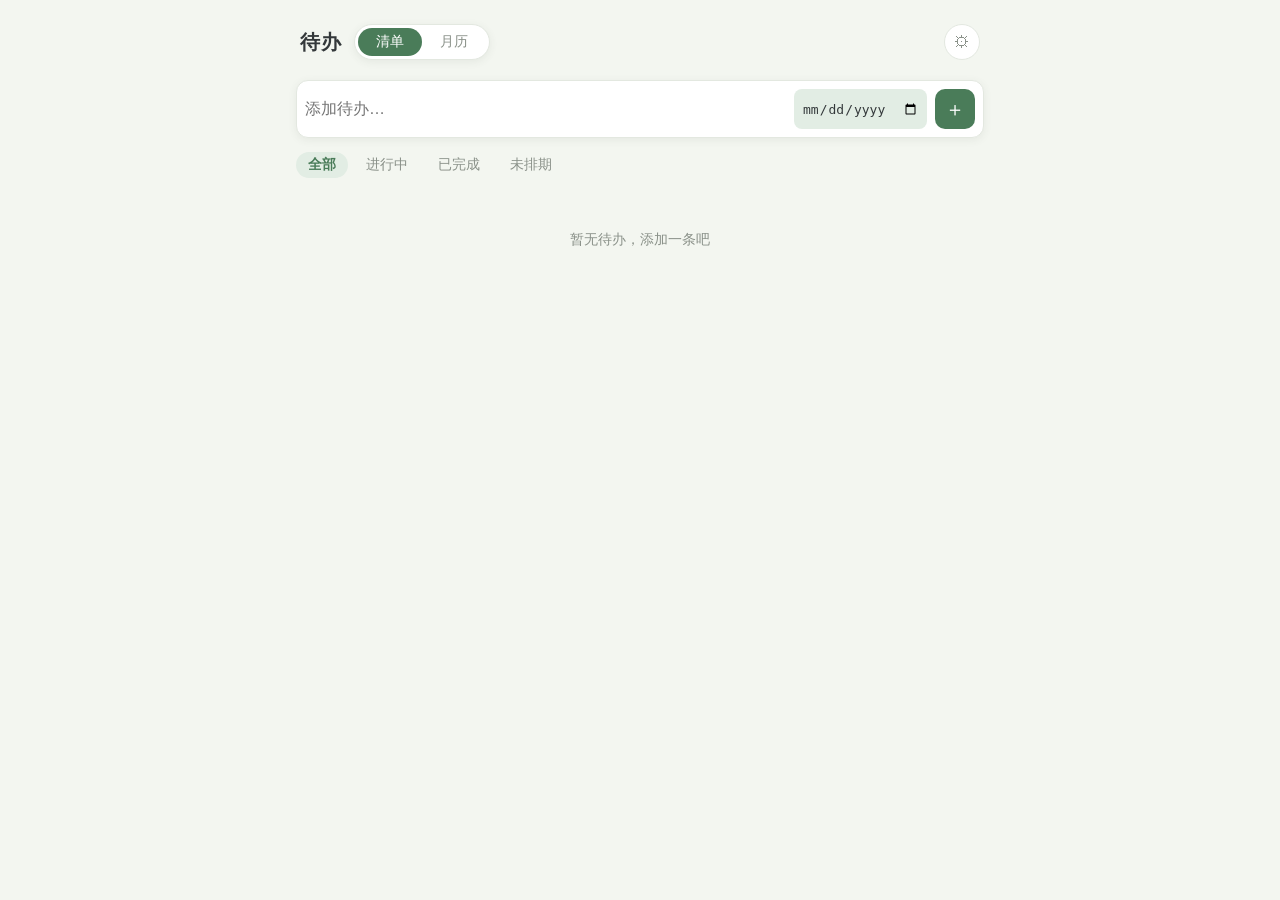
<file: index.html>
<!DOCTYPE html>
<html lang="zh-CN" data-theme="green">
<head>
  <meta charset="UTF-8">
  <meta name="viewport" content="width=device-width, initial-scale=1.0, viewport-fit=cover">
  <meta name="theme-color" content="#f3f6f0">
  <meta name="description" content="简约护眼待办事项，支持月历视图与数据导出导入">
  <title>Todo · 待办清单</title>
  <link rel="icon" href="favicon.ico" sizes="192x192">
  <link rel="apple-touch-icon" href="images/icon-192.png">
  <link rel="manifest" href="manifest.json">
  <!-- 在样式表之前定好主题，避免已选「黑白 / 蓝白」的用户每次冷启动先看到一帧绿白 -->
  <script>
    (function () {
      try {
        var t = localStorage.getItem('todo_theme_v1');
        if (t !== 'green' && t !== 'mono' && t !== 'blue') t = 'green';
        document.documentElement.setAttribute('data-theme', t);
      } catch (e) {}
    })();
  </script>
  <link rel="stylesheet" href="css/style.css">
</head>
<body>
  <header class="topbar">
    <h1 class="logo">待办</h1>
    <nav class="view-switch" role="tablist" aria-label="视图切换">
      <button class="view-btn active" data-view="list" role="tab" aria-selected="true" aria-controls="view-list">清单</button>
      <button class="view-btn" data-view="calendar" role="tab" aria-selected="false" aria-controls="view-calendar">月历</button>
    </nav>
    <button class="icon-btn" id="btn-settings" aria-label="设置">⚙</button>
  </header>

  <!-- 清单视图 -->
  <main id="view-list" class="view active" role="tabpanel" aria-label="清单">
    <form id="add-form" class="add-bar" autocomplete="off">
      <input id="add-input" type="text" placeholder="添加待办…" maxlength="100" aria-label="待办内容">
      <input id="add-date" type="date" aria-label="日期，留空表示未排期" title="留空 = 未排期" placeholder="未排期">
      <button type="submit" class="add-btn" aria-label="添加">＋</button>
    </form>

    <div class="filters" role="group" aria-label="筛选">
      <button class="filter-btn active" data-filter="all" aria-pressed="true">全部</button>
      <button class="filter-btn" data-filter="active" aria-pressed="false">进行中</button>
      <button class="filter-btn" data-filter="done" aria-pressed="false">已完成</button>
      <button class="filter-btn" data-filter="undated" aria-pressed="false">未排期</button>
      <span class="counter" id="counter" role="status" aria-live="polite"></span>
    </div>

    <ul id="todo-list" class="todo-list" role="list"></ul>

    <p class="empty-hint" id="empty-hint" hidden>暂无待办，添加一条吧</p>
  </main>

  <!-- 月历视图 -->
  <main id="view-calendar" class="view" role="tabpanel" aria-label="月历">
    <div class="cal-head">
      <button class="cal-nav" data-offset="-1" aria-label="上一月">&lt;</button>
      <h2 class="cal-title" id="cal-title"></h2>
      <button class="cal-undated" id="btn-undated" hidden aria-pressed="false" title="查看没有日期的待办">未排期 0</button>
      <button class="cal-nav" data-offset="1" aria-label="下一月">&gt;</button>
    </div>
    <div class="cal-weekdays" aria-hidden="true">
      <span>一</span><span>二</span><span>三</span><span>四</span><span>五</span><span>六</span><span>日</span>
    </div>
    <div class="cal-grid" id="cal-grid"></div>

    <section class="day-panel">
      <div class="day-panel-head">
        <h3 id="day-title"></h3>
        <span class="panel-actions">
          <button class="icon-btn" id="btn-today" title="回到今天">今天</button>
          <button id="btn-panel-back" hidden>返回今天</button>
        </span>
      </div>
      <form id="day-add-form" autocomplete="off">
        <input id="day-add-input" type="text" placeholder="为这一天添加待办…" maxlength="100" aria-label="待办内容">
        <button type="submit" class="add-btn" aria-label="添加">＋</button>
      </form>
      <ul id="day-list" class="todo-list" role="list"></ul>
      <p class="empty-hint" id="day-empty" hidden>这一天还没有待办</p>
    </section>
  </main>

  <!-- 设置面板 -->
  <div class="overlay" id="settings-overlay" hidden>
    <div class="sheet" role="dialog" aria-modal="true" aria-labelledby="settings-title">
      <div class="sheet-head">
        <h2 id="settings-title">设置</h2>
        <button class="icon-btn" data-close aria-label="关闭">✕</button>
      </div>

      <h3>主题</h3>
      <div class="theme-grid" id="theme-grid" role="group" aria-label="主题">
        <button class="theme-card" data-theme="green" aria-pressed="false"><i style="--c:#4a7c59"></i>绿白</button>
        <button class="theme-card" data-theme="mono" aria-pressed="false"><i style="--c:#3b3f46"></i>黑白</button>
        <button class="theme-card" data-theme="blue" aria-pressed="false"><i style="--c:#3d6e91"></i>蓝白</button>
      </div>

      <h3>数据</h3>
      <div class="actions">
        <button class="btn" id="btn-export">导出数据</button>
        <button class="btn" id="btn-import">导入并合并</button>
        <input type="file" id="import-file" accept=".json,application/json" hidden>
        <button class="btn" id="btn-restore">从备份还原</button>
        <input type="file" id="restore-file" accept=".json,application/json" hidden>
        <button class="btn btn-danger" id="btn-clear">清空全部</button>
      </div>
      <p class="hint">导出后可通过微信 / 网盘等把 JSON 文件发到电脑，在电脑上打开本页并导入即可。<br>
        <b>导入并合并</b>：把文件里的待办加进现有数据，内容完全相同的会跳过。<br>
        <b>从备份还原</b>：先清空当前数据，再完全按备份文件恢复（当前数据会被覆盖）。</p>

      <h3>键盘 / 触屏操作</h3>
      <p class="hint">双击待办文字（手机上长按）即可修改内容和日期；删除后 6 秒内可点下方提示中的「撤销」恢复。</p>

      <p class="hint count-hint" id="stat-hint"></p>
    </div>
  </div>

  <!-- 操作提示（撤销删除 / 刷新到新版本） -->
  <div class="toast" id="toast" role="status" aria-live="polite" hidden>
    <span id="toast-msg">已删除</span>
    <button type="button" class="toast-undo" id="toast-undo">撤销</button>
  </div>

  <script src="js/store.js"></script>
  <script src="js/theme.js"></script>
  <script src="js/calendar.js"></script>
  <script src="js/app.js"></script>
</body>
</html>
</file>
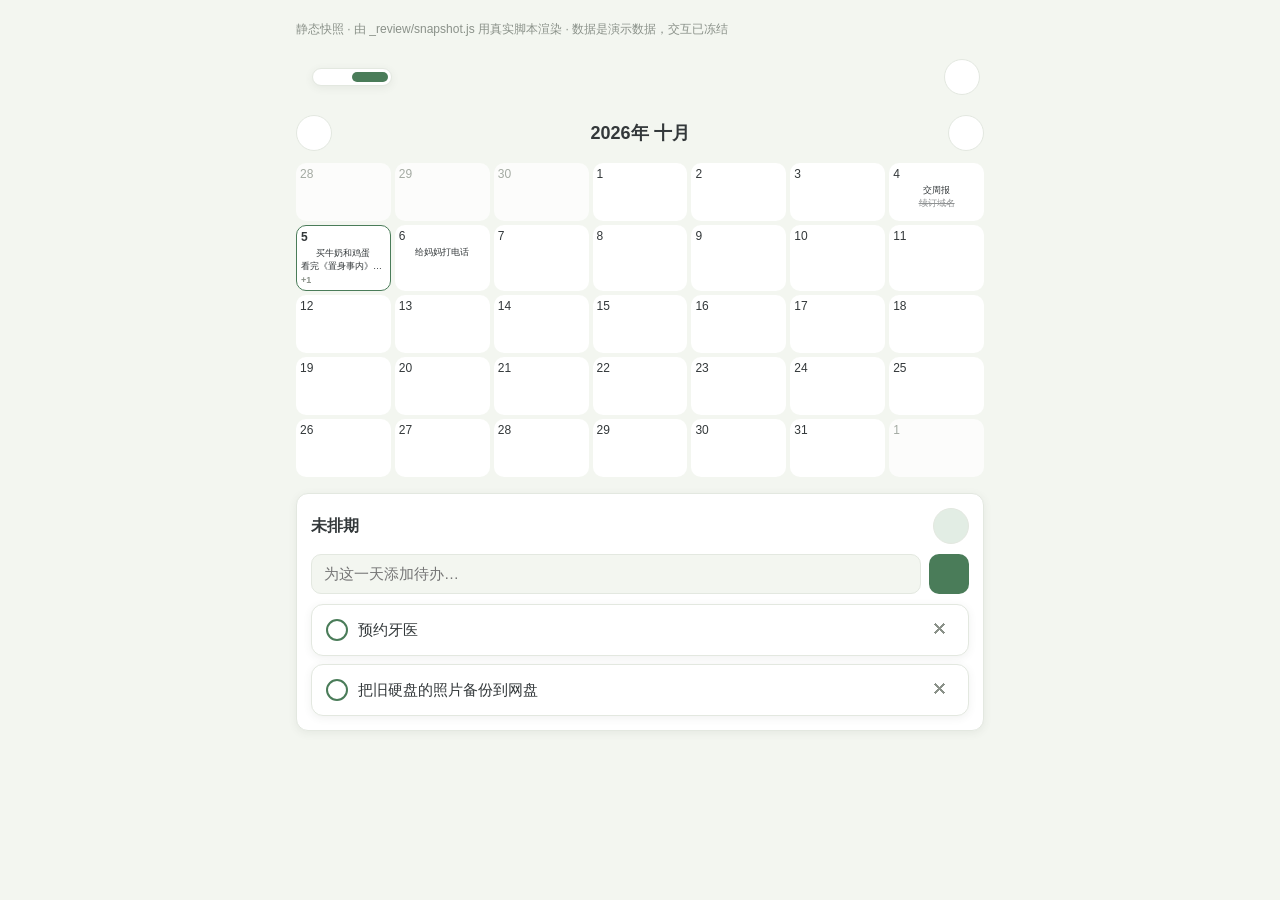
<file: _review/snapshot/view-calendar.html>
<!DOCTYPE html>
<html lang="zh-CN" data-theme="green">
<head>
<meta charset="UTF-8">
<meta name="viewport" content="width=device-width, initial-scale=1.0">
<title>快照 · 月历视图</title>
<link rel="stylesheet" href="style.css">
<style>body{max-width:720px}</style>
</head>
<body>
<p style="font-size:12px;color:#8a9189;padding:8px 0">
  静态快照 · 由 _review/snapshot.js 用真实脚本渲染 · 数据是演示数据，交互已冻结
</p>
<body>
  <header class="topbar">
    <h1 class="logo"></h1>
    <nav class="view-switch" role="tablist" aria-label="视图切换">
      <button class="view-btn" data-view="list" role="tab" aria-selected="false" aria-controls="view-list"></button>
      <button class="view-btn active" data-view="calendar" role="tab" aria-selected="true" aria-controls="view-calendar"></button>
    </nav>
    <button id="btn-settings" class="icon-btn" aria-label="设置"></button>
  </header>
  <main id="view-list" class="view" role="tabpanel" aria-label="清单">
    <form id="add-form" class="add-bar" autocomplete="off">
      <input id="add-input" type="text" placeholder="添加待办…" maxlength="100" aria-label="待办内容">
      <input id="add-date" type="date" aria-label="日期，留空表示未排期" title="留空 = 未排期" placeholder="未排期">
      <button class="add-btn" type="submit" aria-label="添加"></button>
    </form>
    <div class="filters" role="group" aria-label="筛选">
      <button class="filter-btn active" data-filter="all" aria-pressed="true"></button>
      <button class="filter-btn" data-filter="active" aria-pressed="false"></button>
      <button class="filter-btn" data-filter="done" aria-pressed="false"></button>
      <button class="filter-btn" data-filter="undated" aria-pressed="false"></button>
      <span id="counter" class="counter" role="status" aria-live="polite">
6 未完成 / 8 项
      </span>
    </div>
    <ul id="todo-list" class="todo-list" role="list">
      <li class="todo-item overdue">
        <button class="todo-check" role="checkbox" aria-checked="false" aria-label="交周报"></button>
        <span class="todo-text">
交周报
        </span>
        <span class="todo-date">
10月4日
        </span>
        <button class="todo-edit-btn" aria-label="编辑">
✎
        </button>
        <button class="todo-del" aria-label="删除">
✕
        </button>
      </li>
      <li class="todo-item">
        <button class="todo-check" role="checkbox" aria-checked="false" aria-label="买牛奶和鸡蛋"></button>
        <span class="todo-text">
买牛奶和鸡蛋
        </span>
        <span class="todo-date">
10月5日
        </span>
        <button class="todo-edit-btn" aria-label="编辑">
✎
        </button>
        <button class="todo-del" aria-label="删除">
✕
        </button>
      </li>
      <li class="todo-item">
        <button class="todo-check" role="checkbox" aria-checked="false" aria-label="给妈妈打电话"></button>
        <span class="todo-text">
给妈妈打电话
        </span>
        <span class="todo-date">
10月6日
        </span>
        <button class="todo-edit-btn" aria-label="编辑">
✎
        </button>
        <button class="todo-del" aria-label="删除">
✕
        </button>
      </li>
      <li class="todo-item">
        <button class="todo-check" role="checkbox" aria-checked="false" aria-label="预约牙医"></button>
        <span class="todo-text">
预约牙医
        </span>
        <span class="todo-flag">
未排期
        </span>
        <button class="todo-edit-btn" aria-label="编辑">
✎
        </button>
        <button class="todo-del" aria-label="删除">
✕
        </button>
      </li>
      <li class="todo-item">
        <button class="todo-check" role="checkbox" aria-checked="false" aria-label="看完《置身事内》第 4 章"></button>
        <span class="todo-text">
看完《置身事内》第 4 章
        </span>
        <span class="todo-date">
10月5日
        </span>
        <button class="todo-edit-btn" aria-label="编辑">
✎
        </button>
        <button class="todo-del" aria-label="删除">
✕
        </button>
      </li>
      <li class="todo-item">
        <button class="todo-check" role="checkbox" aria-checked="false" aria-label="把旧硬盘的照片备份到网盘"></button>
        <span class="todo-text">
把旧硬盘的照片备份到网盘
        </span>
        <span class="todo-flag">
未排期
        </span>
        <button class="todo-edit-btn" aria-label="编辑">
✎
        </button>
        <button class="todo-del" aria-label="删除">
✕
        </button>
      </li>
      <li class="todo-item done">
        <button class="todo-check done" role="checkbox" aria-checked="true" aria-label="整理上月账单"></button>
        <span class="todo-text">
整理上月账单
        </span>
        <span class="todo-date">
10月5日
        </span>
        <button class="todo-edit-btn" aria-label="编辑">
✎
        </button>
        <button class="todo-del" aria-label="删除">
✕
        </button>
      </li>
      <li class="todo-item done">
        <button class="todo-check done" role="checkbox" aria-checked="true" aria-label="续订域名"></button>
        <span class="todo-text">
续订域名
        </span>
        <span class="todo-date">
10月4日
        </span>
        <button class="todo-edit-btn" aria-label="编辑">
✎
        </button>
        <button class="todo-del" aria-label="删除">
✕
        </button>
      </li>
    </ul>
    <p id="empty-hint" class="empty-hint" hidden>
暂无待办，添加一条吧
    </p>
  </main>
  <main id="view-calendar" class="view active" role="tabpanel" aria-label="月历">
    <div class="cal-head">
      <button class="cal-nav" data-offset="-1" aria-label="上一月"></button>
      <h2 id="cal-title" class="cal-title">
2026年 十月
      </h2>
      <button id="btn-undated" class="cal-undated active" hidden aria-pressed="true" title="查看没有日期的待办">
未排期 2
      </button>
      <button class="cal-nav" data-offset="1" aria-label="下一月"></button>
    </div>
    <div class="cal-weekdays" aria-hidden="true">
      <span></span>
      <span></span>
      <span></span>
      <span></span>
      <span></span>
      <span></span>
      <span></span>
    </div>
    <div id="cal-grid" class="cal-grid">
      <button class="cal-cell other" aria-label="2026年9月28日（非本月），无待办">
        <span class="cal-day">
28
        </span>
      </button>
      <button class="cal-cell other" aria-label="2026年9月29日（非本月），无待办">
        <span class="cal-day">
29
        </span>
      </button>
      <button class="cal-cell other" aria-label="2026年9月30日（非本月），无待办">
        <span class="cal-day">
30
        </span>
      </button>
      <button class="cal-cell" aria-label="2026年10月1日，无待办">
        <span class="cal-day">
1
        </span>
      </button>
      <button class="cal-cell" aria-label="2026年10月2日，无待办">
        <span class="cal-day">
2
        </span>
      </button>
      <button class="cal-cell" aria-label="2026年10月3日，无待办">
        <span class="cal-day">
3
        </span>
      </button>
      <button class="cal-cell" aria-label="2026年10月4日，2 项待办，1 项未完成">
        <span class="cal-day">
4
        </span>
        <span class="cal-text">
交周报
        </span>
        <span class="cal-text done">
续订域名
        </span>
      </button>
      <button class="cal-cell today" aria-label="2026年10月5日，3 项待办，2 项未完成">
        <span class="cal-day">
5
        </span>
        <span class="cal-text">
买牛奶和鸡蛋
        </span>
        <span class="cal-text">
看完《置身事内》第 4 章
        </span>
        <span class="cal-more">
+1
        </span>
      </button>
      <button class="cal-cell" aria-label="2026年10月6日，1 项待办，1 项未完成">
        <span class="cal-day">
6
        </span>
        <span class="cal-text">
给妈妈打电话
        </span>
      </button>
      <button class="cal-cell" aria-label="2026年10月7日，无待办">
        <span class="cal-day">
7
        </span>
      </button>
      <button class="cal-cell" aria-label="2026年10月8日，无待办">
        <span class="cal-day">
8
        </span>
      </button>
      <button class="cal-cell" aria-label="2026年10月9日，无待办">
        <span class="cal-day">
9
        </span>
      </button>
      <button class="cal-cell" aria-label="2026年10月10日，无待办">
        <span class="cal-day">
10
        </span>
      </button>
      <button class="cal-cell" aria-label="2026年10月11日，无待办">
        <span class="cal-day">
11
        </span>
      </button>
      <button class="cal-cell" aria-label="2026年10月12日，无待办">
        <span class="cal-day">
12
        </span>
      </button>
      <button class="cal-cell" aria-label="2026年10月13日，无待办">
        <span class="cal-day">
13
        </span>
      </button>
      <button class="cal-cell" aria-label="2026年10月14日，无待办">
        <span class="cal-day">
14
        </span>
      </button>
      <button class="cal-cell" aria-label="2026年10月15日，无待办">
        <span class="cal-day">
15
        </span>
      </button>
      <button class="cal-cell" aria-label="2026年10月16日，无待办">
        <span class="cal-day">
16
        </span>
      </button>
      <button class="cal-cell" aria-label="2026年10月17日，无待办">
        <span class="cal-day">
17
        </span>
      </button>
      <button class="cal-cell" aria-label="2026年10月18日，无待办">
        <span class="cal-day">
18
        </span>
      </button>
      <button class="cal-cell" aria-label="2026年10月19日，无待办">
        <span class="cal-day">
19
        </span>
      </button>
      <button class="cal-cell" aria-label="2026年10月20日，无待办">
        <span class="cal-day">
20
        </span>
      </button>
      <button class="cal-cell" aria-label="2026年10月21日，无待办">
        <span class="cal-day">
21
        </span>
      </button>
      <button class="cal-cell" aria-label="2026年10月22日，无待办">
        <span class="cal-day">
22
        </span>
      </button>
      <button class="cal-cell" aria-label="2026年10月23日，无待办">
        <span class="cal-day">
23
        </span>
      </button>
      <button class="cal-cell" aria-label="2026年10月24日，无待办">
        <span class="cal-day">
24
        </span>
      </button>
      <button class="cal-cell" aria-label="2026年10月25日，无待办">
        <span class="cal-day">
25
        </span>
      </button>
      <button class="cal-cell" aria-label="2026年10月26日，无待办">
        <span class="cal-day">
26
        </span>
      </button>
      <button class="cal-cell" aria-label="2026年10月27日，无待办">
        <span class="cal-day">
27
        </span>
      </button>
      <button class="cal-cell" aria-label="2026年10月28日，无待办">
        <span class="cal-day">
28
        </span>
      </button>
      <button class="cal-cell" aria-label="2026年10月29日，无待办">
        <span class="cal-day">
29
        </span>
      </button>
      <button class="cal-cell" aria-label="2026年10月30日，无待办">
        <span class="cal-day">
30
        </span>
      </button>
      <button class="cal-cell" aria-label="2026年10月31日，无待办">
        <span class="cal-day">
31
        </span>
      </button>
      <button class="cal-cell other" aria-label="2026年11月1日（非本月），无待办">
        <span class="cal-day">
1
        </span>
      </button>
    </div>
    <section class="day-panel">
      <div class="day-panel-head">
        <h3 id="day-title">
未排期
        </h3>
        <span class="panel-actions">
          <button id="btn-today" class="icon-btn" title="回到今天"></button>
          <button id="btn-panel-back" hidden></button>
        </span>
      </div>
      <form id="day-add-form" autocomplete="off">
        <input id="day-add-input" type="text" placeholder="为这一天添加待办…" maxlength="100" aria-label="待办内容">
        <button class="add-btn" type="submit" aria-label="添加"></button>
      </form>
      <ul id="day-list" class="todo-list" role="list">
        <li class="todo-item">
          <button class="todo-check" role="checkbox" aria-checked="false" aria-label="预约牙医"></button>
          <span class="todo-text">
预约牙医
          </span>
          <button class="todo-del" aria-label="删除">
✕
          </button>
        </li>
        <li class="todo-item">
          <button class="todo-check" role="checkbox" aria-checked="false" aria-label="把旧硬盘的照片备份到网盘"></button>
          <span class="todo-text">
把旧硬盘的照片备份到网盘
          </span>
          <button class="todo-del" aria-label="删除">
✕
          </button>
        </li>
      </ul>
      <p id="day-empty" class="empty-hint" hidden>
没有未排期的待办
      </p>
    </section>
  </main>
  <div id="settings-overlay" class="overlay" hidden>
    <div class="sheet" role="dialog" aria-modal="true" aria-labelledby="settings-title">
      <div class="sheet-head">
        <h2 id="settings-title"></h2>
        <button class="icon-btn" data-close="" aria-label="关闭"></button>
      </div>
      <h3></h3>
      <div id="theme-grid" class="theme-grid" role="group" aria-label="主题">
        <button class="theme-card active" data-theme="green" aria-pressed="true">
          <i style="--c:#4a7c59"></i>
        </button>
        <button class="theme-card" data-theme="mono" aria-pressed="false">
          <i style="--c:#3b3f46"></i>
        </button>
        <button class="theme-card" data-theme="blue" aria-pressed="false">
          <i style="--c:#3d6e91"></i>
        </button>
      </div>
      <h3></h3>
      <div class="actions">
        <button id="btn-export" class="btn"></button>
        <button id="btn-import" class="btn"></button>
        <input id="import-file" type="file" accept=".json,application/json" hidden>
        <button id="btn-restore" class="btn"></button>
        <input id="restore-file" type="file" accept=".json,application/json" hidden>
        <button id="btn-clear" class="btn btn-danger"></button>
      </div>
      <p class="hint">
        <br>
        <b></b>
        <br>
        <b></b>
      </p>
      <h3></h3>
      <p class="hint"></p>
      <p id="stat-hint" class="hint count-hint">
共 8 项待办，已完成 2 项，未排期 2 项。数据仅保存在本机浏览器中。
      </p>
    </div>
  </div>
  <div id="toast" class="toast" role="status" aria-live="polite" hidden>
    <span id="toast-msg"></span>
    <button id="toast-undo" class="toast-undo" type="button"></button>
  </div>
</body>
</body>
</html>
</file>
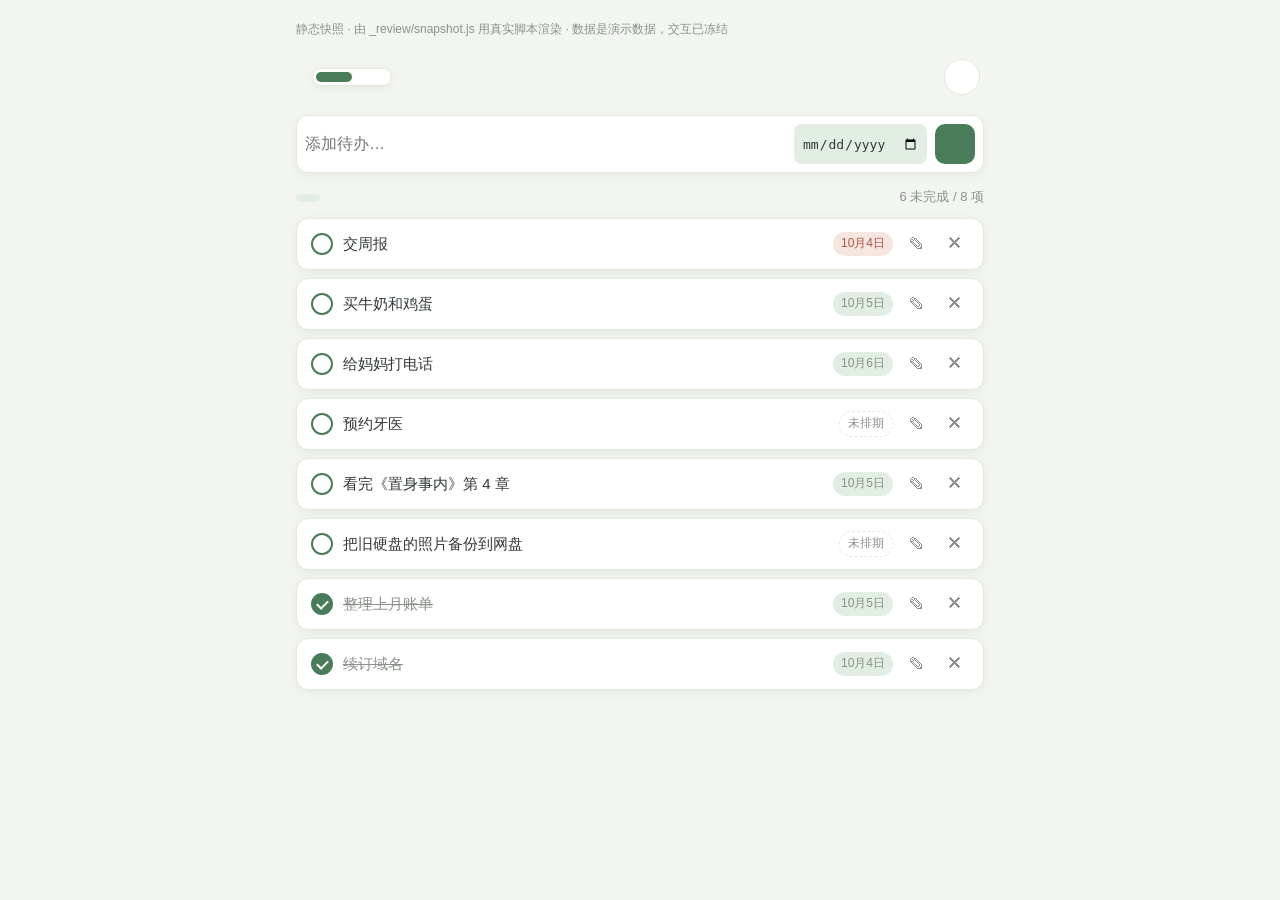
<file: _review/snapshot/view-list.html>
<!DOCTYPE html>
<html lang="zh-CN" data-theme="green">
<head>
<meta charset="UTF-8">
<meta name="viewport" content="width=device-width, initial-scale=1.0">
<title>快照 · 清单视图</title>
<link rel="stylesheet" href="style.css">
<style>body{max-width:720px}</style>
</head>
<body>
<p style="font-size:12px;color:#8a9189;padding:8px 0">
  静态快照 · 由 _review/snapshot.js 用真实脚本渲染 · 数据是演示数据，交互已冻结
</p>
<body>
  <header class="topbar">
    <h1 class="logo"></h1>
    <nav class="view-switch" role="tablist" aria-label="视图切换">
      <button class="view-btn active" data-view="list" role="tab" aria-selected="true" aria-controls="view-list"></button>
      <button class="view-btn" data-view="calendar" role="tab" aria-selected="false" aria-controls="view-calendar"></button>
    </nav>
    <button id="btn-settings" class="icon-btn" aria-label="设置"></button>
  </header>
  <main id="view-list" class="view active" role="tabpanel" aria-label="清单">
    <form id="add-form" class="add-bar" autocomplete="off">
      <input id="add-input" type="text" placeholder="添加待办…" maxlength="100" aria-label="待办内容">
      <input id="add-date" type="date" aria-label="日期，留空表示未排期" title="留空 = 未排期" placeholder="未排期">
      <button class="add-btn" type="submit" aria-label="添加"></button>
    </form>
    <div class="filters" role="group" aria-label="筛选">
      <button class="filter-btn active" data-filter="all" aria-pressed="true"></button>
      <button class="filter-btn" data-filter="active" aria-pressed="false"></button>
      <button class="filter-btn" data-filter="done" aria-pressed="false"></button>
      <button class="filter-btn" data-filter="undated" aria-pressed="false"></button>
      <span id="counter" class="counter" role="status" aria-live="polite">
6 未完成 / 8 项
      </span>
    </div>
    <ul id="todo-list" class="todo-list" role="list">
      <li class="todo-item overdue">
        <button class="todo-check" role="checkbox" aria-checked="false" aria-label="交周报"></button>
        <span class="todo-text">
交周报
        </span>
        <span class="todo-date">
10月4日
        </span>
        <button class="todo-edit-btn" aria-label="编辑">
✎
        </button>
        <button class="todo-del" aria-label="删除">
✕
        </button>
      </li>
      <li class="todo-item">
        <button class="todo-check" role="checkbox" aria-checked="false" aria-label="买牛奶和鸡蛋"></button>
        <span class="todo-text">
买牛奶和鸡蛋
        </span>
        <span class="todo-date">
10月5日
        </span>
        <button class="todo-edit-btn" aria-label="编辑">
✎
        </button>
        <button class="todo-del" aria-label="删除">
✕
        </button>
      </li>
      <li class="todo-item">
        <button class="todo-check" role="checkbox" aria-checked="false" aria-label="给妈妈打电话"></button>
        <span class="todo-text">
给妈妈打电话
        </span>
        <span class="todo-date">
10月6日
        </span>
        <button class="todo-edit-btn" aria-label="编辑">
✎
        </button>
        <button class="todo-del" aria-label="删除">
✕
        </button>
      </li>
      <li class="todo-item">
        <button class="todo-check" role="checkbox" aria-checked="false" aria-label="预约牙医"></button>
        <span class="todo-text">
预约牙医
        </span>
        <span class="todo-flag">
未排期
        </span>
        <button class="todo-edit-btn" aria-label="编辑">
✎
        </button>
        <button class="todo-del" aria-label="删除">
✕
        </button>
      </li>
      <li class="todo-item">
        <button class="todo-check" role="checkbox" aria-checked="false" aria-label="看完《置身事内》第 4 章"></button>
        <span class="todo-text">
看完《置身事内》第 4 章
        </span>
        <span class="todo-date">
10月5日
        </span>
        <button class="todo-edit-btn" aria-label="编辑">
✎
        </button>
        <button class="todo-del" aria-label="删除">
✕
        </button>
      </li>
      <li class="todo-item">
        <button class="todo-check" role="checkbox" aria-checked="false" aria-label="把旧硬盘的照片备份到网盘"></button>
        <span class="todo-text">
把旧硬盘的照片备份到网盘
        </span>
        <span class="todo-flag">
未排期
        </span>
        <button class="todo-edit-btn" aria-label="编辑">
✎
        </button>
        <button class="todo-del" aria-label="删除">
✕
        </button>
      </li>
      <li class="todo-item done">
        <button class="todo-check done" role="checkbox" aria-checked="true" aria-label="整理上月账单"></button>
        <span class="todo-text">
整理上月账单
        </span>
        <span class="todo-date">
10月5日
        </span>
        <button class="todo-edit-btn" aria-label="编辑">
✎
        </button>
        <button class="todo-del" aria-label="删除">
✕
        </button>
      </li>
      <li class="todo-item done">
        <button class="todo-check done" role="checkbox" aria-checked="true" aria-label="续订域名"></button>
        <span class="todo-text">
续订域名
        </span>
        <span class="todo-date">
10月4日
        </span>
        <button class="todo-edit-btn" aria-label="编辑">
✎
        </button>
        <button class="todo-del" aria-label="删除">
✕
        </button>
      </li>
    </ul>
    <p id="empty-hint" class="empty-hint" hidden>
暂无待办，添加一条吧
    </p>
  </main>
  <main id="view-calendar" class="view" role="tabpanel" aria-label="月历">
    <div class="cal-head">
      <button class="cal-nav" data-offset="-1" aria-label="上一月"></button>
      <h2 id="cal-title" class="cal-title">
2026年 十月
      </h2>
      <button id="btn-undated" class="cal-undated" hidden aria-pressed="false" title="查看没有日期的待办">
未排期 2
      </button>
      <button class="cal-nav" data-offset="1" aria-label="下一月"></button>
    </div>
    <div class="cal-weekdays" aria-hidden="true">
      <span></span>
      <span></span>
      <span></span>
      <span></span>
      <span></span>
      <span></span>
      <span></span>
    </div>
    <div id="cal-grid" class="cal-grid">
      <button class="cal-cell other" aria-label="2026年9月28日（非本月），无待办">
        <span class="cal-day">
28
        </span>
      </button>
      <button class="cal-cell other" aria-label="2026年9月29日（非本月），无待办">
        <span class="cal-day">
29
        </span>
      </button>
      <button class="cal-cell other" aria-label="2026年9月30日（非本月），无待办">
        <span class="cal-day">
30
        </span>
      </button>
      <button class="cal-cell" aria-label="2026年10月1日，无待办">
        <span class="cal-day">
1
        </span>
      </button>
      <button class="cal-cell" aria-label="2026年10月2日，无待办">
        <span class="cal-day">
2
        </span>
      </button>
      <button class="cal-cell" aria-label="2026年10月3日，无待办">
        <span class="cal-day">
3
        </span>
      </button>
      <button class="cal-cell" aria-label="2026年10月4日，2 项待办，1 项未完成">
        <span class="cal-day">
4
        </span>
        <span class="cal-text">
交周报
        </span>
        <span class="cal-text done">
续订域名
        </span>
      </button>
      <button class="cal-cell today selected" aria-label="2026年10月5日，3 项待办，2 项未完成">
        <span class="cal-day">
5
        </span>
        <span class="cal-text">
买牛奶和鸡蛋
        </span>
        <span class="cal-text">
看完《置身事内》第 4 章
        </span>
        <span class="cal-more">
+1
        </span>
      </button>
      <button class="cal-cell" aria-label="2026年10月6日，1 项待办，1 项未完成">
        <span class="cal-day">
6
        </span>
        <span class="cal-text">
给妈妈打电话
        </span>
      </button>
      <button class="cal-cell" aria-label="2026年10月7日，无待办">
        <span class="cal-day">
7
        </span>
      </button>
      <button class="cal-cell" aria-label="2026年10月8日，无待办">
        <span class="cal-day">
8
        </span>
      </button>
      <button class="cal-cell" aria-label="2026年10月9日，无待办">
        <span class="cal-day">
9
        </span>
      </button>
      <button class="cal-cell" aria-label="2026年10月10日，无待办">
        <span class="cal-day">
10
        </span>
      </button>
      <button class="cal-cell" aria-label="2026年10月11日，无待办">
        <span class="cal-day">
11
        </span>
      </button>
      <button class="cal-cell" aria-label="2026年10月12日，无待办">
        <span class="cal-day">
12
        </span>
      </button>
      <button class="cal-cell" aria-label="2026年10月13日，无待办">
        <span class="cal-day">
13
        </span>
      </button>
      <button class="cal-cell" aria-label="2026年10月14日，无待办">
        <span class="cal-day">
14
        </span>
      </button>
      <button class="cal-cell" aria-label="2026年10月15日，无待办">
        <span class="cal-day">
15
        </span>
      </button>
      <button class="cal-cell" aria-label="2026年10月16日，无待办">
        <span class="cal-day">
16
        </span>
      </button>
      <button class="cal-cell" aria-label="2026年10月17日，无待办">
        <span class="cal-day">
17
        </span>
      </button>
      <button class="cal-cell" aria-label="2026年10月18日，无待办">
        <span class="cal-day">
18
        </span>
      </button>
      <button class="cal-cell" aria-label="2026年10月19日，无待办">
        <span class="cal-day">
19
        </span>
      </button>
      <button class="cal-cell" aria-label="2026年10月20日，无待办">
        <span class="cal-day">
20
        </span>
      </button>
      <button class="cal-cell" aria-label="2026年10月21日，无待办">
        <span class="cal-day">
21
        </span>
      </button>
      <button class="cal-cell" aria-label="2026年10月22日，无待办">
        <span class="cal-day">
22
        </span>
      </button>
      <button class="cal-cell" aria-label="2026年10月23日，无待办">
        <span class="cal-day">
23
        </span>
      </button>
      <button class="cal-cell" aria-label="2026年10月24日，无待办">
        <span class="cal-day">
24
        </span>
      </button>
      <button class="cal-cell" aria-label="2026年10月25日，无待办">
        <span class="cal-day">
25
        </span>
      </button>
      <button class="cal-cell" aria-label="2026年10月26日，无待办">
        <span class="cal-day">
26
        </span>
      </button>
      <button class="cal-cell" aria-label="2026年10月27日，无待办">
        <span class="cal-day">
27
        </span>
      </button>
      <button class="cal-cell" aria-label="2026年10月28日，无待办">
        <span class="cal-day">
28
        </span>
      </button>
      <button class="cal-cell" aria-label="2026年10月29日，无待办">
        <span class="cal-day">
29
        </span>
      </button>
      <button class="cal-cell" aria-label="2026年10月30日，无待办">
        <span class="cal-day">
30
        </span>
      </button>
      <button class="cal-cell" aria-label="2026年10月31日，无待办">
        <span class="cal-day">
31
        </span>
      </button>
      <button class="cal-cell other" aria-label="2026年11月1日（非本月），无待办">
        <span class="cal-day">
1
        </span>
      </button>
    </div>
    <section class="day-panel">
      <div class="day-panel-head">
        <h3 id="day-title">
2026-10-05 · 周一
        </h3>
        <span class="panel-actions">
          <button id="btn-today" class="icon-btn" title="回到今天"></button>
          <button id="btn-panel-back" hidden></button>
        </span>
      </div>
      <form id="day-add-form" autocomplete="off">
        <input id="day-add-input" type="text" placeholder="为这一天添加待办…" maxlength="100" aria-label="待办内容">
        <button class="add-btn" type="submit" aria-label="添加"></button>
      </form>
      <ul id="day-list" class="todo-list" role="list">
        <li class="todo-item">
          <button class="todo-check" role="checkbox" aria-checked="false" aria-label="买牛奶和鸡蛋"></button>
          <span class="todo-text">
买牛奶和鸡蛋
          </span>
          <button class="todo-del" aria-label="删除">
✕
          </button>
        </li>
        <li class="todo-item">
          <button class="todo-check" role="checkbox" aria-checked="false" aria-label="看完《置身事内》第 4 章"></button>
          <span class="todo-text">
看完《置身事内》第 4 章
          </span>
          <button class="todo-del" aria-label="删除">
✕
          </button>
        </li>
        <li class="todo-item done">
          <button class="todo-check done" role="checkbox" aria-checked="true" aria-label="整理上月账单"></button>
          <span class="todo-text">
整理上月账单
          </span>
          <button class="todo-del" aria-label="删除">
✕
          </button>
        </li>
      </ul>
      <p id="day-empty" class="empty-hint" hidden>
这一天还没有待办
      </p>
    </section>
  </main>
  <div id="settings-overlay" class="overlay" hidden>
    <div class="sheet" role="dialog" aria-modal="true" aria-labelledby="settings-title">
      <div class="sheet-head">
        <h2 id="settings-title"></h2>
        <button class="icon-btn" data-close="" aria-label="关闭"></button>
      </div>
      <h3></h3>
      <div id="theme-grid" class="theme-grid" role="group" aria-label="主题">
        <button class="theme-card active" data-theme="green" aria-pressed="true">
          <i style="--c:#4a7c59"></i>
        </button>
        <button class="theme-card" data-theme="mono" aria-pressed="false">
          <i style="--c:#3b3f46"></i>
        </button>
        <button class="theme-card" data-theme="blue" aria-pressed="false">
          <i style="--c:#3d6e91"></i>
        </button>
      </div>
      <h3></h3>
      <div class="actions">
        <button id="btn-export" class="btn"></button>
        <button id="btn-import" class="btn"></button>
        <input id="import-file" type="file" accept=".json,application/json" hidden>
        <button id="btn-restore" class="btn"></button>
        <input id="restore-file" type="file" accept=".json,application/json" hidden>
        <button id="btn-clear" class="btn btn-danger"></button>
      </div>
      <p class="hint">
        <br>
        <b></b>
        <br>
        <b></b>
      </p>
      <h3></h3>
      <p class="hint"></p>
      <p id="stat-hint" class="hint count-hint">
共 8 项待办，已完成 2 项，未排期 2 项。数据仅保存在本机浏览器中。
      </p>
    </div>
  </div>
  <div id="toast" class="toast" role="status" aria-live="polite" hidden>
    <span id="toast-msg"></span>
    <button id="toast-undo" class="toast-undo" type="button"></button>
  </div>
</body>
</body>
</html>
</file>
<file: css/style.css>
:root {
  --bg: #f3f6f0;
  --bg-card: #ffffff;
  --text: #33383a;
  --text-dim: #8a9189;
  --accent: #4a7c59;
  --accent-soft: #e2ede4;
  --danger: #b0553f;
  --border: #e3e8e0;
  --radius: 12px;
  --shadow: 0 2px 8px rgba(60, 80, 60, 0.08);
}

[data-theme="mono"] {
  --bg: #f5f5f5;
  --bg-card: #ffffff;
  --text: #26282b;
  --text-dim: #6f6f6f;
  --accent: #3b3f46;
  --accent-soft: #e9eaec;
  --danger: #b0453a;
  --border: #e0e0e0;
  --shadow: 0 2px 8px rgba(0, 0, 0, 0.07);
}

[data-theme="blue"] {
  --bg: #eff3f6;
  --bg-card: #ffffff;
  --text: #2f3a42;
  --text-dim: #6d7c86;
  --accent: #3d6e91;
  --accent-soft: #e0eaf1;
  --danger: #a8503c;
  --border: #dde5ea;
  --shadow: 0 2px 8px rgba(45, 75, 95, 0.08);
}

* { box-sizing: border-box; margin: 0; padding: 0; }

html { -webkit-tap-highlight-color: transparent; }

body {
  font-family: -apple-system, BlinkMacSystemFont, "Segoe UI", "PingFang SC",
    "Microsoft YaHei", sans-serif;
  background: var(--bg);
  color: var(--text);
  line-height: 1.6;
  min-height: 100vh;
  max-width: 720px;
  margin: 0 auto;
  padding: 0 16px calc(24px + env(safe-area-inset-bottom));
  transition: background 0.3s, color 0.3s;
}

/* ---------- 顶栏 ---------- */
.topbar {
  position: sticky;
  top: 0;
  z-index: 10;
  display: flex;
  align-items: center;
  gap: 12px;
  padding: 12px 4px;
  background: var(--bg);
}

.logo { font-size: 20px; font-weight: 600; letter-spacing: 1px; }

.view-switch {
  display: flex;
  background: var(--bg-card);
  border: 1px solid var(--border);
  border-radius: 999px;
  padding: 3px;
  box-shadow: var(--shadow);
}

.view-btn {
  border: none;
  background: none;
  color: var(--text-dim);
  padding: 5px 18px;
  border-radius: 999px;
  font-size: 14px;
  cursor: pointer;
}

.view-btn.active { background: var(--accent); color: #fff; }

.icon-btn {
  border: none;
  background: var(--bg-card);
  color: var(--text-dim);
  width: 36px;
  height: 36px;
  border-radius: 50%;
  font-size: 16px;
  cursor: pointer;
  border: 1px solid var(--border);
  margin-left: auto;
  flex-shrink: 0;
}

.icon-btn:active { transform: scale(0.94); }

.view { display: none; padding-top: 8px; }
.view.active { display: block; }

/* ---------- 添加栏 ---------- */
.add-bar {
  display: flex;
  gap: 8px;
  background: var(--bg-card);
  border: 1px solid var(--border);
  border-radius: var(--radius);
  padding: 8px;
  box-shadow: var(--shadow);
}

.add-bar input[type="text"] {
  flex: 1;
  min-width: 0;
  border: none;
  outline: none;
  background: none;
  font-size: 16px;
  color: var(--text);
}

.add-bar input[type="date"] {
  border: none;
  outline: none;
  background: var(--accent-soft);
  color: var(--text);
  border-radius: 8px;
  padding: 4px 8px;
  font-size: 13px;
  max-width: 42%;
  flex-shrink: 1;
}

.add-btn {
  border: none;
  background: var(--accent);
  color: #fff;
  width: 40px;
  height: 40px;
  border-radius: 10px;
  font-size: 20px;
  cursor: pointer;
  flex-shrink: 0;
}

.add-btn:active { transform: scale(0.94); }

/* ---------- 筛选 ---------- */
.filters {
  display: flex;
  align-items: center;
  gap: 6px;
  margin: 14px 0 10px;
}

.filter-btn {
  border: none;
  background: none;
  color: var(--text-dim);
  padding: 4px 12px;
  border-radius: 999px;
  font-size: 14px;
  cursor: pointer;
}

.filter-btn.active {
  background: var(--accent-soft);
  color: var(--accent);
  font-weight: 600;
}

.counter { margin-left: auto; font-size: 13px; color: var(--text-dim); }

/* ---------- 待办列表 ---------- */
.todo-list { list-style: none; display: flex; flex-direction: column; gap: 8px; }

.todo-item {
  display: flex;
  align-items: center;
  gap: 10px;
  background: var(--bg-card);
  border: 1px solid var(--border);
  border-radius: var(--radius);
  padding: 12px 14px;
  box-shadow: var(--shadow);
  animation: slide-in 0.18s ease;
}

@keyframes slide-in {
  from { opacity: 0; transform: translateY(4px); }
  to { opacity: 1; transform: none; }
}

.todo-check {
  width: 22px;
  height: 22px;
  border-radius: 50%;
  border: 2px solid var(--accent);
  background: none;
  cursor: pointer;
  flex-shrink: 0;
  position: relative;
  padding: 0;
}

/* 状态由 .done 类驱动：这个元素是 <button>，:checked 永远不会命中 */
.todo-check.done { background: var(--accent); }

.todo-check.done::after {
  content: "";
  position: absolute;
  left: 6px;
  top: 3px;
  width: 5px;
  height: 9px;
  border: solid #fff;
  border-width: 0 2px 2px 0;
  transform: rotate(45deg);
}

.todo-text {
  flex: 1;
  font-size: 15px;
  word-break: break-all;
}

/* 触屏：长按用于进入编辑，所以不要触发文字选择、放大镜和系统菜单 */
@media (hover: none) {
  .todo-text {
    -webkit-user-select: none;
    user-select: none;
    -webkit-touch-callout: none;
    touch-action: manipulation;
  }
}

.todo-item.done .todo-text { text-decoration: line-through; color: var(--text-dim); }

.todo-date {
  font-size: 12px;
  color: var(--text-dim);
  background: var(--accent-soft);
  padding: 2px 8px;
  border-radius: 999px;
  flex-shrink: 0;
  white-space: nowrap;
}

.todo-item.overdue .todo-date { color: var(--danger); background: #f6e6e1; }

/* 无日期条目的标记 */
.todo-flag {
  font-size: 12px;
  color: var(--text-dim);
  border: 1px dashed var(--border);
  padding: 2px 8px;
  border-radius: 999px;
  flex-shrink: 0;
  white-space: nowrap;
}

.todo-del,
.todo-edit-btn {
  border: none;
  background: none;
  color: var(--text-dim);
  font-size: 16px;
  cursor: pointer;
  padding: 4px 6px;
  flex-shrink: 0;
}

.todo-del:active,
.todo-edit-btn:active { color: var(--danger); }

.todo-edit-btn:active { color: var(--accent); }

/* 编辑态：输入框 + 日期 + 保存/取消 */
.todo-item.editing {
  display: grid;
  grid-template-columns: 1fr auto;
  gap: 8px;
  align-items: center;
  animation: none;
}

.todo-edit-box {
  display: flex;
  flex-direction: column;
  gap: 6px;
  min-width: 0;
}

.todo-edit {
  width: 100%;
  border: none;
  border-bottom: 1.5px solid var(--accent);
  outline: none;
  background: none;
  color: var(--text);
  font-size: 15px;
  font-family: inherit;
  padding: 0 0 2px;
}

.todo-edit-date {
  border: 1px solid var(--border);
  background: var(--bg);
  color: var(--text);
  border-radius: 8px;
  padding: 2px 6px;
  font-size: 12px;
  font-family: inherit;
  width: 100%;
  max-width: 190px;
}

.todo-edit-actions { display: flex; gap: 4px; flex-shrink: 0; }

.edit-btn {
  border: none;
  background: var(--accent-soft);
  color: var(--accent);
  border-radius: 8px;
  padding: 5px 9px;
  font-size: 14px;
  cursor: pointer;
}

.edit-btn.ghost { background: none; color: var(--text-dim); }

.empty-hint {
  text-align: center;
  color: var(--text-dim);
  padding: 40px 0;
  font-size: 14px;
}

/* ---------- 撤销提示 ---------- */
.toast {
  position: fixed;
  left: 50%;
  bottom: calc(18px + env(safe-area-inset-bottom));
  transform: translateX(-50%);
  display: flex;
  align-items: center;
  gap: 14px;
  background: var(--text);
  color: var(--bg-card);
  padding: 10px 16px;
  border-radius: 999px;
  font-size: 14px;
  box-shadow: 0 4px 16px rgba(0, 0, 0, 0.22);
  z-index: 200;
  max-width: calc(100% - 32px);
}

.toast[hidden] { display: none; }

.toast-undo {
  border: none;
  background: none;
  color: inherit;
  font-size: 14px;
  font-weight: 700;
  text-decoration: underline;
  cursor: pointer;
  padding: 0;
  flex-shrink: 0;
}

/* ---------- 月历 ---------- */
.cal-head {
  display: flex;
  align-items: center;
  justify-content: space-between;
  gap: 8px;
  margin-bottom: 8px;
}

.cal-title { font-size: 18px; font-weight: 600; }

.cal-undated {
  border: 1px dashed var(--border);
  background: var(--bg-card);
  color: var(--text-dim);
  border-radius: 999px;
  padding: 3px 12px;
  font-size: 13px;
  cursor: pointer;
  margin: 0 auto;
}

.cal-undated.active {
  border-style: solid;
  border-color: var(--accent);
  background: var(--accent-soft);
  color: var(--accent);
  font-weight: 600;
}

.cal-nav {
  border: none;
  background: var(--bg-card);
  border: 1px solid var(--border);
  color: var(--text);
  width: 36px;
  height: 36px;
  border-radius: 50%;
  cursor: pointer;
  font-size: 16px;
  flex-shrink: 0;
}

.cal-weekdays {
  display: grid;
  grid-template-columns: repeat(7, 1fr);
  text-align: center;
  font-size: 12px;
  color: var(--text-dim);
  margin-bottom: 4px;
}

.cal-grid {
  display: grid;
  grid-template-columns: repeat(7, 1fr);
  gap: 4px;
}

.cal-cell {
  position: relative;
  min-height: 58px;
  border: none;
  background: var(--bg-card);
  border-radius: 10px;
  font-size: 14px;
  color: var(--text);
  cursor: pointer;
  display: flex;
  flex-direction: column;
  align-items: flex-start;
  justify-content: flex-start;
  padding: 4px 4px 3px;
  gap: 2px;
  overflow: hidden;
}

.cal-cell .cal-day { font-size: 12px; line-height: 1.3; }

.cal-cell .cal-text {
  font-size: 9px;
  line-height: 1.3;
  width: 100%;
  overflow: hidden;
  white-space: nowrap;
  text-overflow: ellipsis;
  color: var(--text);
}

.cal-cell .cal-text.done {
  text-decoration: line-through;
  opacity: 0.55;
}

.cal-cell .cal-more {
  font-size: 9px;
  line-height: 1.3;
  color: var(--text-dim);
}

.cal-cell.other { color: var(--text-dim); opacity: 0.75; }

.cal-cell.today { border: 1.5px solid var(--accent); font-weight: 700; }
.cal-cell.today .cal-text { font-weight: 400; }

.cal-cell.selected { background: var(--accent); color: #fff; font-weight: 600; }
.cal-cell.selected .cal-text { font-weight: 400; color: #fff; }
.cal-cell.selected .cal-text.done { color: rgba(255, 255, 255, 0.75); }
.cal-cell.selected .cal-more { color: rgba(255, 255, 255, 0.8); }

/* 当日面板 */
.day-panel {
  margin-top: 16px;
  background: var(--bg-card);
  border: 1px solid var(--border);
  border-radius: var(--radius);
  padding: 14px;
  box-shadow: var(--shadow);
}

.day-panel-head {
  display: flex;
  align-items: center;
  justify-content: space-between;
  gap: 8px;
  margin-bottom: 10px;
}

.day-panel-head h3 { font-size: 16px; }

.panel-actions { display: flex; gap: 6px; flex-shrink: 0; }

#btn-today,
#btn-panel-back {
  border: 1px solid var(--border);
  background: var(--accent-soft);
  color: var(--accent);
  border-radius: 999px;
  padding: 3px 12px;
  font-size: 13px;
  cursor: pointer;
}

#btn-panel-back[hidden] { display: none; }

#day-add-form { display: flex; gap: 8px; margin-bottom: 10px; }

#day-add-input {
  flex: 1;
  min-width: 0;
  border: 1px solid var(--border);
  background: var(--bg);
  border-radius: 10px;
  padding: 8px 12px;
  font-size: 15px;
  color: var(--text);
  outline: none;
}

#day-add-input:focus { border-color: var(--accent); }

/* ---------- 设置面板 ---------- */
.overlay {
  position: fixed;
  inset: 0;
  background: rgba(30, 40, 30, 0.4);
  display: flex;
  justify-content: center;
  align-items: flex-end;
  z-index: 100;
  animation: fade-in 0.2s ease;
}

.overlay[hidden] { display: none; }

@keyframes fade-in { from { opacity: 0; } to { opacity: 1; } }

.sheet {
  background: var(--bg-card);
  width: 100%;
  max-width: 720px;
  border-radius: 20px 20px 0 0;
  padding: 18px 16px calc(24px + env(safe-area-inset-bottom));
  animation: rise 0.25s ease;
}

@keyframes rise {
  from { transform: translateY(40px); opacity: 0.5; }
  to { transform: none; opacity: 1; }
}

.sheet-head {
  display: flex;
  align-items: center;
  justify-content: space-between;
  margin-bottom: 12px;
}

.sheet h2 { font-size: 17px; }
.sheet h3 {
  font-size: 13px;
  color: var(--text-dim);
  margin: 16px 0 8px;
  font-weight: 500;
}

.theme-grid { display: flex; gap: 10px; }

.theme-card {
  flex: 1;
  border: 1px solid var(--border);
  background: var(--bg);
  border-radius: 12px;
  padding: 10px;
  font-size: 13px;
  color: var(--text);
  cursor: pointer;
  display: flex;
  flex-direction: column;
  align-items: center;
  gap: 6px;
}

.theme-card i {
  width: 100%;
  height: 34px;
  border-radius: 8px;
  background: linear-gradient(135deg, #fff 50%, var(--c) 50%);
}

.theme-card.active { border-color: var(--accent); box-shadow: 0 0 0 2px var(--accent-soft); }

.actions { display: flex; flex-wrap: wrap; gap: 8px; }

.btn {
  border: 1px solid var(--border);
  background: var(--bg);
  color: var(--text);
  border-radius: 10px;
  padding: 9px 16px;
  font-size: 14px;
  cursor: pointer;
}

.btn:active { transform: scale(0.96); }
.btn-danger { color: var(--danger); border-color: #eccbc4; }

.hint { font-size: 12px; color: var(--text-dim); margin-top: 10px; line-height: 1.7; }
.count-hint { margin-top: 14px; padding-top: 10px; border-top: 1px dashed var(--border); }

/* ---------- 键盘焦点可见 ---------- */
button:focus-visible,
.theme-card:focus-visible,
.cal-cell:focus-visible,
input:focus-visible {
  outline: 2px solid var(--accent);
  outline-offset: 2px;
}

/* ---------- 减少动效 ---------- */
@media (prefers-reduced-motion: reduce) {
  *, *::before, *::after { animation: none !important; transition: none !important; }
}

/* ---------- 桌面端 ---------- */
@media (min-width: 640px) {
  body { padding-top: 12px; }
  .overlay { align-items: center; }
  .sheet { border-radius: 20px; max-height: 85vh; overflow-y: auto; }
  .cal-cell:hover { background: var(--accent-soft); }
  .cal-cell.selected:hover { background: var(--accent); }
}
</file>
<file: _review/snapshot/style.css>
:root {
  --bg: #f3f6f0;
  --bg-card: #ffffff;
  --text: #33383a;
  --text-dim: #8a9189;
  --accent: #4a7c59;
  --accent-soft: #e2ede4;
  --danger: #b0553f;
  --border: #e3e8e0;
  --radius: 12px;
  --shadow: 0 2px 8px rgba(60, 80, 60, 0.08);
}

[data-theme="mono"] {
  --bg: #f5f5f5;
  --bg-card: #ffffff;
  --text: #26282b;
  --text-dim: #6f6f6f;
  --accent: #3b3f46;
  --accent-soft: #e9eaec;
  --danger: #b0453a;
  --border: #e0e0e0;
  --shadow: 0 2px 8px rgba(0, 0, 0, 0.07);
}

[data-theme="blue"] {
  --bg: #eff3f6;
  --bg-card: #ffffff;
  --text: #2f3a42;
  --text-dim: #6d7c86;
  --accent: #3d6e91;
  --accent-soft: #e0eaf1;
  --danger: #a8503c;
  --border: #dde5ea;
  --shadow: 0 2px 8px rgba(45, 75, 95, 0.08);
}

* { box-sizing: border-box; margin: 0; padding: 0; }

html { -webkit-tap-highlight-color: transparent; }

body {
  font-family: -apple-system, BlinkMacSystemFont, "Segoe UI", "PingFang SC",
    "Microsoft YaHei", sans-serif;
  background: var(--bg);
  color: var(--text);
  line-height: 1.6;
  min-height: 100vh;
  max-width: 720px;
  margin: 0 auto;
  padding: 0 16px calc(24px + env(safe-area-inset-bottom));
  transition: background 0.3s, color 0.3s;
}

/* ---------- 顶栏 ---------- */
.topbar {
  position: sticky;
  top: 0;
  z-index: 10;
  display: flex;
  align-items: center;
  gap: 12px;
  padding: 12px 4px;
  background: var(--bg);
}

.logo { font-size: 20px; font-weight: 600; letter-spacing: 1px; }

.view-switch {
  display: flex;
  background: var(--bg-card);
  border: 1px solid var(--border);
  border-radius: 999px;
  padding: 3px;
  box-shadow: var(--shadow);
}

.view-btn {
  border: none;
  background: none;
  color: var(--text-dim);
  padding: 5px 18px;
  border-radius: 999px;
  font-size: 14px;
  cursor: pointer;
}

.view-btn.active { background: var(--accent); color: #fff; }

.icon-btn {
  border: none;
  background: var(--bg-card);
  color: var(--text-dim);
  width: 36px;
  height: 36px;
  border-radius: 50%;
  font-size: 16px;
  cursor: pointer;
  border: 1px solid var(--border);
  margin-left: auto;
  flex-shrink: 0;
}

.icon-btn:active { transform: scale(0.94); }

.view { display: none; padding-top: 8px; }
.view.active { display: block; }

/* ---------- 添加栏 ---------- */
.add-bar {
  display: flex;
  gap: 8px;
  background: var(--bg-card);
  border: 1px solid var(--border);
  border-radius: var(--radius);
  padding: 8px;
  box-shadow: var(--shadow);
}

.add-bar input[type="text"] {
  flex: 1;
  min-width: 0;
  border: none;
  outline: none;
  background: none;
  font-size: 16px;
  color: var(--text);
}

.add-bar input[type="date"] {
  border: none;
  outline: none;
  background: var(--accent-soft);
  color: var(--text);
  border-radius: 8px;
  padding: 4px 8px;
  font-size: 13px;
  max-width: 42%;
  flex-shrink: 1;
}

.add-btn {
  border: none;
  background: var(--accent);
  color: #fff;
  width: 40px;
  height: 40px;
  border-radius: 10px;
  font-size: 20px;
  cursor: pointer;
  flex-shrink: 0;
}

.add-btn:active { transform: scale(0.94); }

/* ---------- 筛选 ---------- */
.filters {
  display: flex;
  align-items: center;
  gap: 6px;
  margin: 14px 0 10px;
}

.filter-btn {
  border: none;
  background: none;
  color: var(--text-dim);
  padding: 4px 12px;
  border-radius: 999px;
  font-size: 14px;
  cursor: pointer;
}

.filter-btn.active {
  background: var(--accent-soft);
  color: var(--accent);
  font-weight: 600;
}

.counter { margin-left: auto; font-size: 13px; color: var(--text-dim); }

/* ---------- 待办列表 ---------- */
.todo-list { list-style: none; display: flex; flex-direction: column; gap: 8px; }

.todo-item {
  display: flex;
  align-items: center;
  gap: 10px;
  background: var(--bg-card);
  border: 1px solid var(--border);
  border-radius: var(--radius);
  padding: 12px 14px;
  box-shadow: var(--shadow);
  animation: slide-in 0.18s ease;
}

@keyframes slide-in {
  from { opacity: 0; transform: translateY(4px); }
  to { opacity: 1; transform: none; }
}

.todo-check {
  width: 22px;
  height: 22px;
  border-radius: 50%;
  border: 2px solid var(--accent);
  background: none;
  cursor: pointer;
  flex-shrink: 0;
  position: relative;
  padding: 0;
}

/* 状态由 .done 类驱动：这个元素是 <button>，:checked 永远不会命中 */
.todo-check.done { background: var(--accent); }

.todo-check.done::after {
  content: "";
  position: absolute;
  left: 6px;
  top: 3px;
  width: 5px;
  height: 9px;
  border: solid #fff;
  border-width: 0 2px 2px 0;
  transform: rotate(45deg);
}

.todo-text {
  flex: 1;
  font-size: 15px;
  word-break: break-all;
}

/* 触屏：长按用于进入编辑，所以不要触发文字选择、放大镜和系统菜单 */
@media (hover: none) {
  .todo-text {
    -webkit-user-select: none;
    user-select: none;
    -webkit-touch-callout: none;
    touch-action: manipulation;
  }
}

.todo-item.done .todo-text { text-decoration: line-through; color: var(--text-dim); }

.todo-date {
  font-size: 12px;
  color: var(--text-dim);
  background: var(--accent-soft);
  padding: 2px 8px;
  border-radius: 999px;
  flex-shrink: 0;
  white-space: nowrap;
}

.todo-item.overdue .todo-date { color: var(--danger); background: #f6e6e1; }

/* 无日期条目的标记 */
.todo-flag {
  font-size: 12px;
  color: var(--text-dim);
  border: 1px dashed var(--border);
  padding: 2px 8px;
  border-radius: 999px;
  flex-shrink: 0;
  white-space: nowrap;
}

.todo-del,
.todo-edit-btn {
  border: none;
  background: none;
  color: var(--text-dim);
  font-size: 16px;
  cursor: pointer;
  padding: 4px 6px;
  flex-shrink: 0;
}

.todo-del:active,
.todo-edit-btn:active { color: var(--danger); }

.todo-edit-btn:active { color: var(--accent); }

/* 编辑态：输入框 + 日期 + 保存/取消 */
.todo-item.editing {
  display: grid;
  grid-template-columns: 1fr auto;
  gap: 8px;
  align-items: center;
  animation: none;
}

.todo-edit-box {
  display: flex;
  flex-direction: column;
  gap: 6px;
  min-width: 0;
}

.todo-edit {
  width: 100%;
  border: none;
  border-bottom: 1.5px solid var(--accent);
  outline: none;
  background: none;
  color: var(--text);
  font-size: 15px;
  font-family: inherit;
  padding: 0 0 2px;
}

.todo-edit-date {
  border: 1px solid var(--border);
  background: var(--bg);
  color: var(--text);
  border-radius: 8px;
  padding: 2px 6px;
  font-size: 12px;
  font-family: inherit;
  width: 100%;
  max-width: 190px;
}

.todo-edit-actions { display: flex; gap: 4px; flex-shrink: 0; }

.edit-btn {
  border: none;
  background: var(--accent-soft);
  color: var(--accent);
  border-radius: 8px;
  padding: 5px 9px;
  font-size: 14px;
  cursor: pointer;
}

.edit-btn.ghost { background: none; color: var(--text-dim); }

.empty-hint {
  text-align: center;
  color: var(--text-dim);
  padding: 40px 0;
  font-size: 14px;
}

/* ---------- 撤销提示 ---------- */
.toast {
  position: fixed;
  left: 50%;
  bottom: calc(18px + env(safe-area-inset-bottom));
  transform: translateX(-50%);
  display: flex;
  align-items: center;
  gap: 14px;
  background: var(--text);
  color: var(--bg-card);
  padding: 10px 16px;
  border-radius: 999px;
  font-size: 14px;
  box-shadow: 0 4px 16px rgba(0, 0, 0, 0.22);
  z-index: 200;
  max-width: calc(100% - 32px);
}

.toast[hidden] { display: none; }

.toast-undo {
  border: none;
  background: none;
  color: inherit;
  font-size: 14px;
  font-weight: 700;
  text-decoration: underline;
  cursor: pointer;
  padding: 0;
  flex-shrink: 0;
}

/* ---------- 月历 ---------- */
.cal-head {
  display: flex;
  align-items: center;
  justify-content: space-between;
  gap: 8px;
  margin-bottom: 8px;
}

.cal-title { font-size: 18px; font-weight: 600; }

.cal-undated {
  border: 1px dashed var(--border);
  background: var(--bg-card);
  color: var(--text-dim);
  border-radius: 999px;
  padding: 3px 12px;
  font-size: 13px;
  cursor: pointer;
  margin: 0 auto;
}

.cal-undated.active {
  border-style: solid;
  border-color: var(--accent);
  background: var(--accent-soft);
  color: var(--accent);
  font-weight: 600;
}

.cal-nav {
  border: none;
  background: var(--bg-card);
  border: 1px solid var(--border);
  color: var(--text);
  width: 36px;
  height: 36px;
  border-radius: 50%;
  cursor: pointer;
  font-size: 16px;
  flex-shrink: 0;
}

.cal-weekdays {
  display: grid;
  grid-template-columns: repeat(7, 1fr);
  text-align: center;
  font-size: 12px;
  color: var(--text-dim);
  margin-bottom: 4px;
}

.cal-grid {
  display: grid;
  grid-template-columns: repeat(7, 1fr);
  gap: 4px;
}

.cal-cell {
  position: relative;
  min-height: 58px;
  border: none;
  background: var(--bg-card);
  border-radius: 10px;
  font-size: 14px;
  color: var(--text);
  cursor: pointer;
  display: flex;
  flex-direction: column;
  align-items: flex-start;
  justify-content: flex-start;
  padding: 4px 4px 3px;
  gap: 2px;
  overflow: hidden;
}

.cal-cell .cal-day { font-size: 12px; line-height: 1.3; }

.cal-cell .cal-text {
  font-size: 9px;
  line-height: 1.3;
  width: 100%;
  overflow: hidden;
  white-space: nowrap;
  text-overflow: ellipsis;
  color: var(--text);
}

.cal-cell .cal-text.done {
  text-decoration: line-through;
  opacity: 0.55;
}

.cal-cell .cal-more {
  font-size: 9px;
  line-height: 1.3;
  color: var(--text-dim);
}

.cal-cell.other { color: var(--text-dim); opacity: 0.75; }

.cal-cell.today { border: 1.5px solid var(--accent); font-weight: 700; }
.cal-cell.today .cal-text { font-weight: 400; }

.cal-cell.selected { background: var(--accent); color: #fff; font-weight: 600; }
.cal-cell.selected .cal-text { font-weight: 400; color: #fff; }
.cal-cell.selected .cal-text.done { color: rgba(255, 255, 255, 0.75); }
.cal-cell.selected .cal-more { color: rgba(255, 255, 255, 0.8); }

/* 当日面板 */
.day-panel {
  margin-top: 16px;
  background: var(--bg-card);
  border: 1px solid var(--border);
  border-radius: var(--radius);
  padding: 14px;
  box-shadow: var(--shadow);
}

.day-panel-head {
  display: flex;
  align-items: center;
  justify-content: space-between;
  gap: 8px;
  margin-bottom: 10px;
}

.day-panel-head h3 { font-size: 16px; }

.panel-actions { display: flex; gap: 6px; flex-shrink: 0; }

#btn-today,
#btn-panel-back {
  border: 1px solid var(--border);
  background: var(--accent-soft);
  color: var(--accent);
  border-radius: 999px;
  padding: 3px 12px;
  font-size: 13px;
  cursor: pointer;
}

#btn-panel-back[hidden] { display: none; }

#day-add-form { display: flex; gap: 8px; margin-bottom: 10px; }

#day-add-input {
  flex: 1;
  min-width: 0;
  border: 1px solid var(--border);
  background: var(--bg);
  border-radius: 10px;
  padding: 8px 12px;
  font-size: 15px;
  color: var(--text);
  outline: none;
}

#day-add-input:focus { border-color: var(--accent); }

/* ---------- 设置面板 ---------- */
.overlay {
  position: fixed;
  inset: 0;
  background: rgba(30, 40, 30, 0.4);
  display: flex;
  justify-content: center;
  align-items: flex-end;
  z-index: 100;
  animation: fade-in 0.2s ease;
}

.overlay[hidden] { display: none; }

@keyframes fade-in { from { opacity: 0; } to { opacity: 1; } }

.sheet {
  background: var(--bg-card);
  width: 100%;
  max-width: 720px;
  border-radius: 20px 20px 0 0;
  padding: 18px 16px calc(24px + env(safe-area-inset-bottom));
  animation: rise 0.25s ease;
}

@keyframes rise {
  from { transform: translateY(40px); opacity: 0.5; }
  to { transform: none; opacity: 1; }
}

.sheet-head {
  display: flex;
  align-items: center;
  justify-content: space-between;
  margin-bottom: 12px;
}

.sheet h2 { font-size: 17px; }
.sheet h3 {
  font-size: 13px;
  color: var(--text-dim);
  margin: 16px 0 8px;
  font-weight: 500;
}

.theme-grid { display: flex; gap: 10px; }

.theme-card {
  flex: 1;
  border: 1px solid var(--border);
  background: var(--bg);
  border-radius: 12px;
  padding: 10px;
  font-size: 13px;
  color: var(--text);
  cursor: pointer;
  display: flex;
  flex-direction: column;
  align-items: center;
  gap: 6px;
}

.theme-card i {
  width: 100%;
  height: 34px;
  border-radius: 8px;
  background: linear-gradient(135deg, #fff 50%, var(--c) 50%);
}

.theme-card.active { border-color: var(--accent); box-shadow: 0 0 0 2px var(--accent-soft); }

.actions { display: flex; flex-wrap: wrap; gap: 8px; }

.btn {
  border: 1px solid var(--border);
  background: var(--bg);
  color: var(--text);
  border-radius: 10px;
  padding: 9px 16px;
  font-size: 14px;
  cursor: pointer;
}

.btn:active { transform: scale(0.96); }
.btn-danger { color: var(--danger); border-color: #eccbc4; }

.hint { font-size: 12px; color: var(--text-dim); margin-top: 10px; line-height: 1.7; }
.count-hint { margin-top: 14px; padding-top: 10px; border-top: 1px dashed var(--border); }

/* ---------- 键盘焦点可见 ---------- */
button:focus-visible,
.theme-card:focus-visible,
.cal-cell:focus-visible,
input:focus-visible {
  outline: 2px solid var(--accent);
  outline-offset: 2px;
}

/* ---------- 减少动效 ---------- */
@media (prefers-reduced-motion: reduce) {
  *, *::before, *::after { animation: none !important; transition: none !important; }
}

/* ---------- 桌面端 ---------- */
@media (min-width: 640px) {
  body { padding-top: 12px; }
  .overlay { align-items: center; }
  .sheet { border-radius: 20px; max-height: 85vh; overflow-y: auto; }
  .cal-cell:hover { background: var(--accent-soft); }
  .cal-cell.selected:hover { background: var(--accent); }
}
</file>
